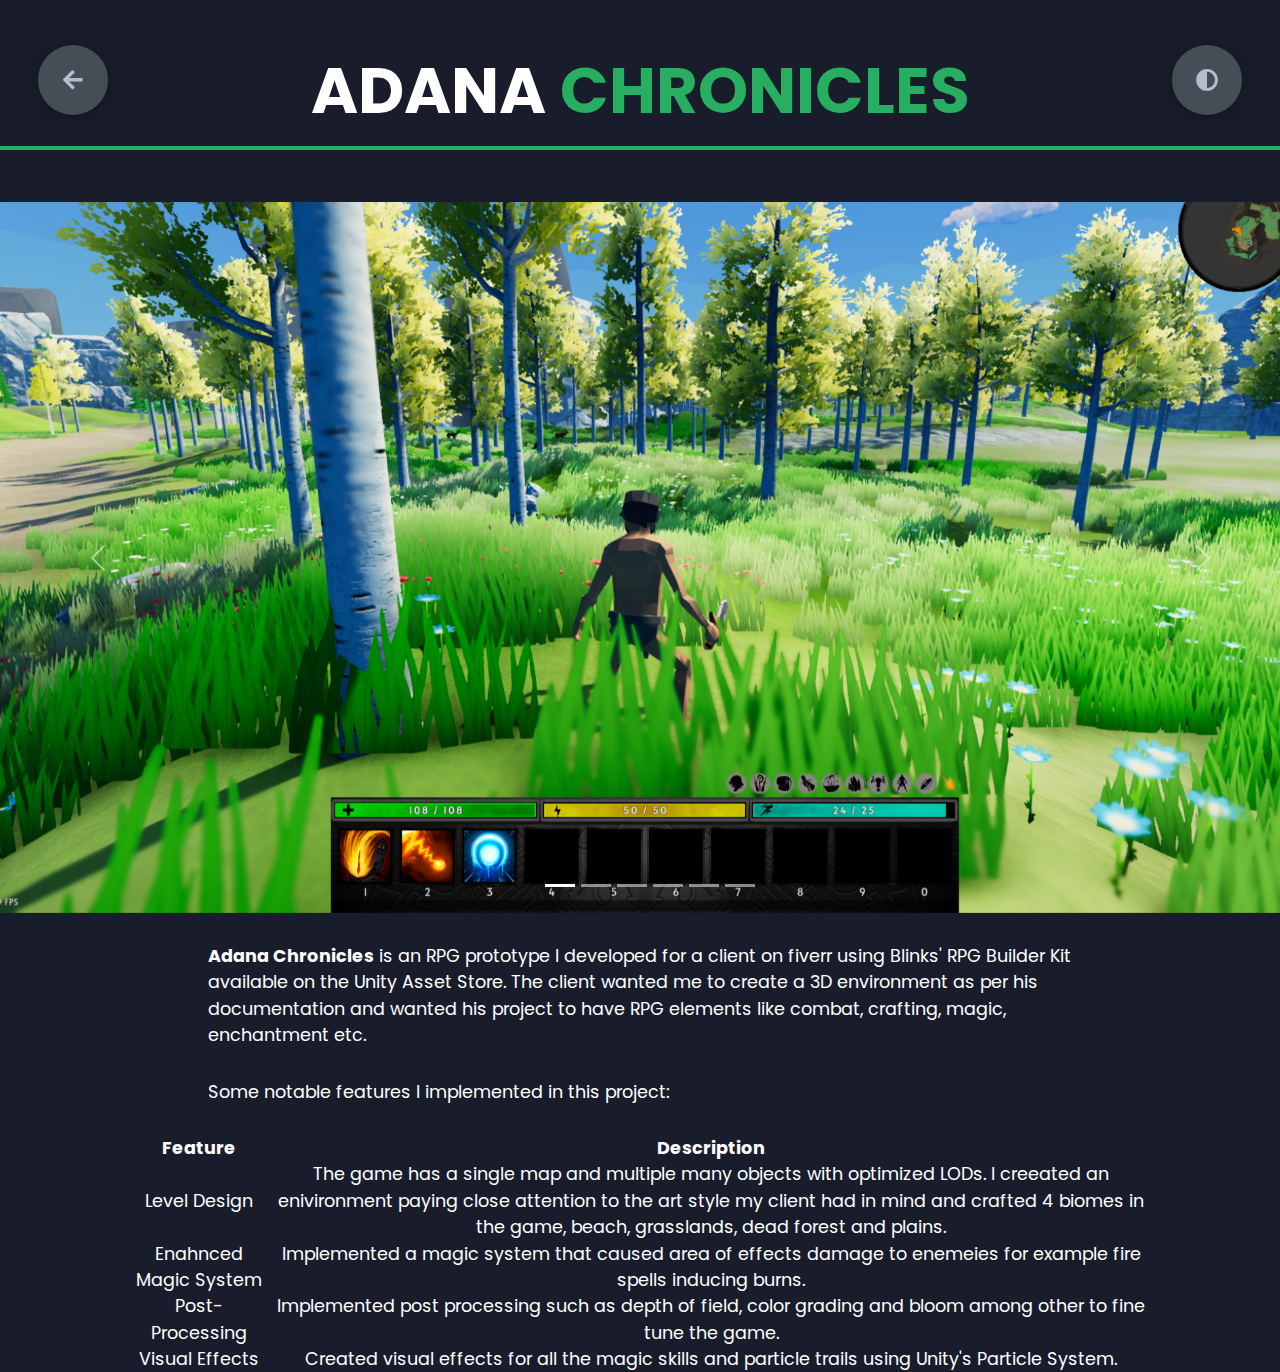
<file: AdanaChronicles.html>
<!DOCTYPE html>
<html lang="en">
<head>
    <meta charset="UTF-8">
    <meta http-equiv="X-UA-Compatible" content="IE=edge">
    <meta name="viewport" content="width=device-width, initial-scale=1.0">
    <link href="https://cdn.jsdelivr.net/npm/bootstrap@5.3.3/dist/css/bootstrap.min.css" rel="stylesheet" integrity="sha384-QWTKZyjpPEjISv5WaRU9OFeRpok6YctnYmDr5pNlyT2bRjXh0JMhjY6hW+ALEwIH" crossorigin="anonymous">
    <title>Project | Adana Chronicles</title>
    <link rel="icon" type="image/png" href="img/HomeImage.png">
    <link rel="stylesheet" href="styles/styles.css">
    <link rel="preconnect" href="https://fonts.googleapis.com">
    <link rel="preconnect" href="https://fonts.gstatic.com" crossorigin>
    <link rel="stylesheet" href="https://cdnjs.cloudflare.com/ajax/libs/font-awesome/5.15.4/css/all.min.css" integrity="sha512-1ycn6IcaQQ40/MKBW2W4Rhis/DbILU74C1vSrLJxCq57o941Ym01SwNsOMqvEBFlcgUa6xLiPY/NS5R+E6ztJQ==" crossorigin="anonymous" referrerpolicy="no-referrer" />
    <link href="https://fonts.googleapis.com/css2?family=Poppins:wght@400;500;600;700;800&display=swap" rel="stylesheet">
</head>
<body>
 
     <br><br>
        <div class="main-title">
            <h2>Adana <span>Chronicles</span></h2>
        </div>
       
        <div class="underline"></div> 
        <br><br>
      

        <div class = "carousel">
    
           <div id="carouselExampleCaptions" class="carousel slide" >
            <div class="carousel-indicators">
                <button type="button" data-bs-target="#carouselExampleCaptions" data-bs-slide-to="0" class="active" aria-current="true" aria-label="Slide 1"></button>
                <button type="button" data-bs-target="#carouselExampleCaptions" data-bs-slide-to="1" aria-label="Slide 2"></button>
                <button type="button" data-bs-target="#carouselExampleCaptions" data-bs-slide-to="2" aria-label="Slide 3"></button>
                <button type="button" data-bs-target="#carouselExampleCaptions" data-bs-slide-to="3" aria-label="Slide 4"></button>       
                <button type="button" data-bs-target="#carouselExampleCaptions" data-bs-slide-to="4" aria-label="Slide 5"></button>    
                <button type="button" data-bs-target="#carouselExampleCaptions" data-bs-slide-to="5" aria-label="Slide 6"></button>             
            </div>
            <div class="carousel-inner">
                <div class="carousel-item active">
                    <img src="Projects/Adana/image (1).png" class="d-block w-100" alt="...">
                    <div class="carousel-caption d-none d-md-block">
                       
                    </div>
                </div>
                <div class="carousel-item">
                    <img src="Projects/Adana/image.png" class="d-block w-100" alt="...">
                    <div class="carousel-caption d-none d-md-block">
                        
                    </div>
                </div>
                <div class="carousel-item">
                    <img src="Projects/Adana/image (2).png" class="d-block w-100" alt="...">
                    <div class="carousel-caption d-none d-md-block">
                     
                    </div>
                </div>
                <div class="carousel-item">
                    <img src="Projects/Adana/image (3).png" class="d-block w-100" alt="...">
                    <div class="carousel-caption d-none d-md-block">
                     
                    </div>
                </div>
                <div class="carousel-item">
                    <img src="Projects/Adana/image (4).png" class="d-block w-100" alt="...">
                    <div class="carousel-caption d-none d-md-block">
                     
                    </div>
                </div>
                <div class="carousel-item">
                    <img src="Projects/Adana/image (5).png" class="d-block w-100" alt="...">
                    <div class="carousel-caption d-none d-md-block">
                     
                    </div>
                </div>
            <button class="carousel-control-prev" type="button" data-bs-target="#carouselExampleCaptions" data-bs-slide="prev">
                <span class="carousel-control-prev-icon" aria-hidden="true"></span>
                <span class="visually-hidden">Previous</span>
            </button>
            <button class="carousel-control-next" type="button" data-bs-target="#carouselExampleCaptions" data-bs-slide="next">
                <span class="carousel-control-next-icon" aria-hidden="true"></span>
                <span class="visually-hidden">Next</span>
            </button>
            </div>
    
        </div>
    
        </div>



        <div class="portfolio-detail-container">

           
            <p>  <b>Adana Chronicles</b> is an RPG prototype I developed for a client on fiverr using Blinks' RPG Builder Kit available on the Unity Asset Store.
                The client wanted me to create a 3D environment as per his documentation and wanted his project to have RPG elements like combat, crafting, magic,
                enchantment etc. <br>
            </p>
    
            <p>  Some notable features I implemented in this project:
            </p> 
          

          
                <div class="table-container">
                    <table>
                        <thead>
                            <tr>
                                <th>Feature</th>
                                <th>Description</th>
                            </tr>
                        </thead>
                        <tbody>
                            <tr>
                                <td>Level Design</td>
                                <td>The game has a single map and multiple many objects with optimized LODs. I creeated an enivironment paying close attention to the
                                    art style my client had in mind and crafted 4 biomes in the game, beach, grasslands, dead forest and plains.
                                </td>
                            </tr>
                            <tr>
                                <td>Enahnced Magic System</td>
                                <td>Implemented a magic system that caused area of effects damage to enemeies for example fire spells inducing burns.</td>
                            </tr>
                            <tr>
                                <td>Post-Processing</td>
                                <td>Implemented post processing such as depth of field, color grading and bloom among other to fine tune the game.</td>
                            </tr>
                            <tr>
                                <td>Visual Effects</td>
                                <td>Created visual effects for all the magic skills and particle trails using Unity's Particle System.</td>
                            </tr>
                        </tbody>
                    </table>
                </div>


               







                  <!-- <div class="portfolio-detail-about-grid">

                <div class="portfolio-detail-about">
                    <p> <b>Position</b><br>
                        Programmer

                    </p> 
                </div> 
                
               
            </div> -->
            
                
        </div>

   









    
     <div class="theme-btn">
        <i class="fas fa-adjust"></i>
    </div>

   
       
    <div class="back-btn" >
           <i class="fas fa-arrow-left"></i>
        </div> 
   


   
    <!-- <script>
        document.getElementById("myButton").addEventListener("click", function() {
          window.open("index.html", "_blank");
        });
      </script> -->

      <script>
        function scrollToSection(sectionId) {
          var targetSection = document.getElementById(sectionId);
      
          if (targetSection) {
            targetSection.scrollIntoView({ behavior: 'smooth' });
          }
        }
      </script>
    <script src="app.js"></script>
    <script src="https://cdn.jsdelivr.net/npm/bootstrap@5.3.3/dist/js/bootstrap.bundle.min.js" integrity="sha384-YvpcrYf0tY3lHB60NNkmXc5s9fDVZLESaAA55NDzOxhy9GkcIdslK1eN7N6jIeHz" crossorigin="anonymous"></script>
</body>
</html>
</file>
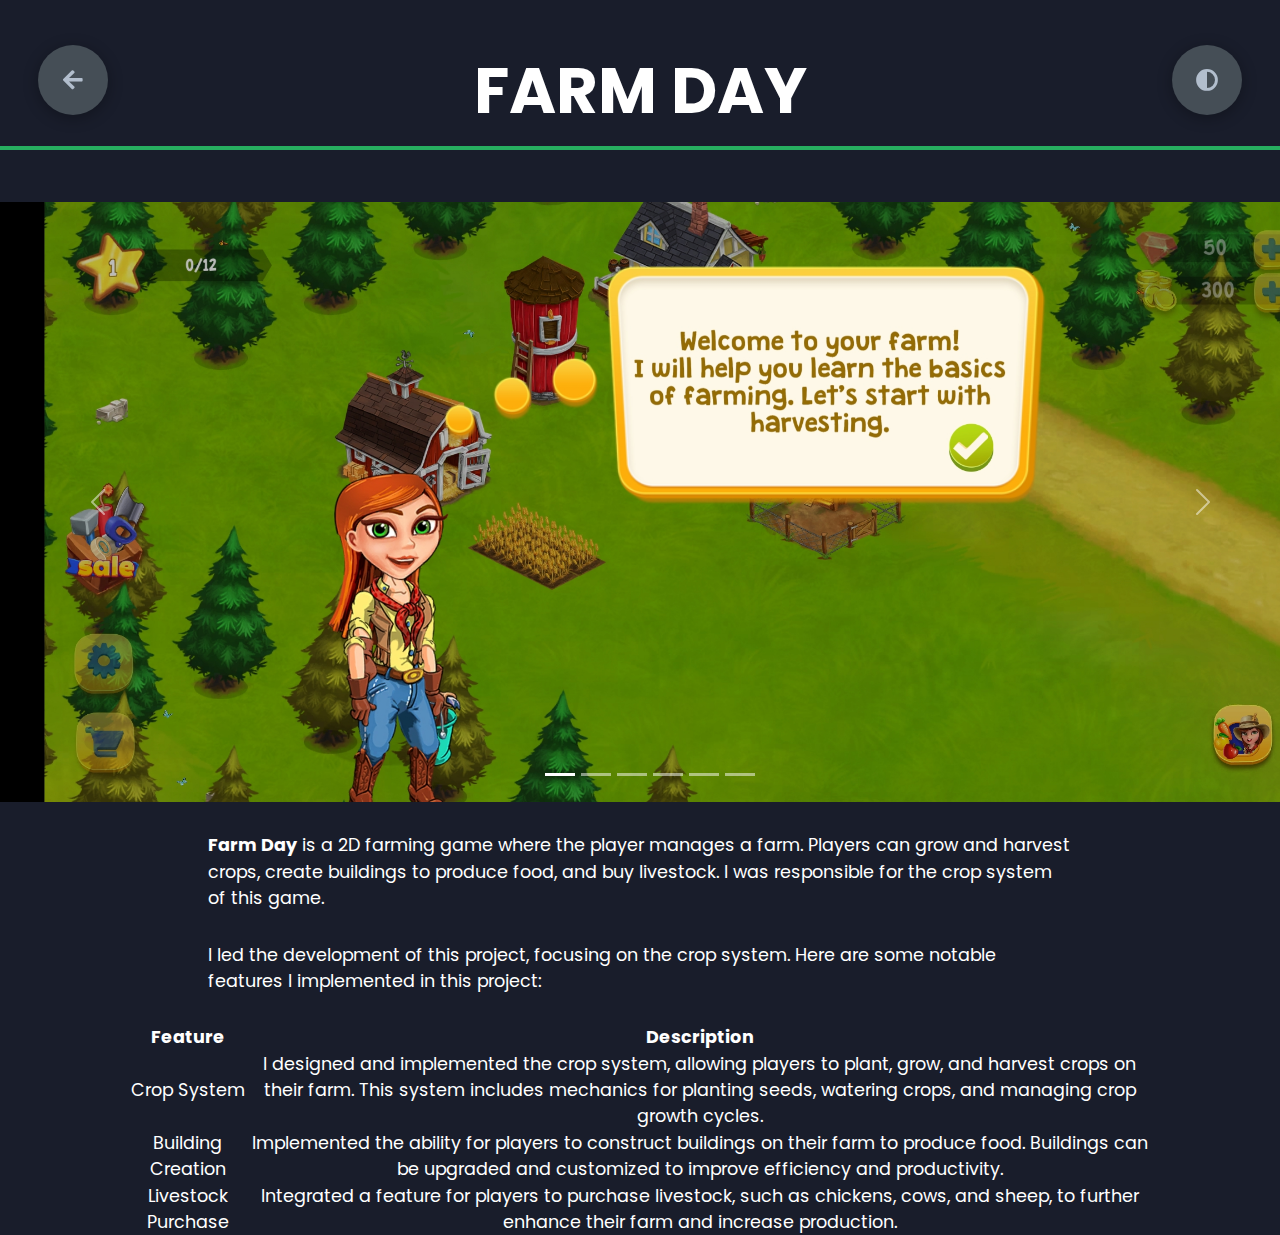
<file: Farmday.html>
<!DOCTYPE html>
<html lang="en">
<head>
    <meta charset="UTF-8">
    <meta http-equiv="X-UA-Compatible" content="IE=edge">
    <meta name="viewport" content="width=device-width, initial-scale=1.0">
    <link href="https://cdn.jsdelivr.net/npm/bootstrap@5.3.3/dist/css/bootstrap.min.css" rel="stylesheet" integrity="sha384-QWTKZyjpPEjISv5WaRU9OFeRpok6YctnYmDr5pNlyT2bRjXh0JMhjY6hW+ALEwIH" crossorigin="anonymous">
    <title>Project | Farm Day</title>
    <link rel="icon" type="image/png" href="img/HomeImage.png">
    <link rel="stylesheet" href="styles/styles.css">
    <link rel="preconnect" href="https://fonts.googleapis.com">
    <link rel="preconnect" href="https://fonts.gstatic.com" crossorigin>
    <link rel="stylesheet" href="https://cdnjs.cloudflare.com/ajax/libs/font-awesome/5.15.4/css/all.min.css" integrity="sha512-1ycn6IcaQQ40/MKBW2W4Rhis/DbILU74C1vSrLJxCq57o941Ym01SwNsOMqvEBFlcgUa6xLiPY/NS5R+E6ztJQ==" crossorigin="anonymous" referrerpolicy="no-referrer" />
    <link href="https://fonts.googleapis.com/css2?family=Poppins:wght@400;500;600;700;800&display=swap" rel="stylesheet">
</head>
<body>
 
     <br><br>
        <div class="main-title">
            <h2>Farm Day</h2>
        </div>
       
        <div class="underline"></div> 
        <br><br>
      

    <div class = "carousel">
    
        <div id="carouselExampleCaptions" class="carousel slide" >
            <div class="carousel-indicators">
                <button type="button" data-bs-target="#carouselExampleCaptions" data-bs-slide-to="0" class="active" aria-current="true" aria-label="Slide 1"></button>
                <button type="button" data-bs-target="#carouselExampleCaptions" data-bs-slide-to="1" aria-label="Slide 2"></button>
                <button type="button" data-bs-target="#carouselExampleCaptions" data-bs-slide-to="2" aria-label="Slide 3"></button>
                <button type="button" data-bs-target="#carouselExampleCaptions" data-bs-slide-to="3" aria-label="Slide 4"></button>
                <button type="button" data-bs-target="#carouselExampleCaptions" data-bs-slide-to="4" aria-label="Slide 5"></button>
                <button type="button" data-bs-target="#carouselExampleCaptions" data-bs-slide-to="5" aria-label="Slide 6"></button>


                
            </div>
            <div class="carousel-inner">
                <div class="carousel-item active">
                    <img src="Projects/Farm/Main.jpg" class="d-block w-100" alt="...">
                    <div class="carousel-caption d-none d-md-block">
                       
                    </div>
                </div>
                <div class="carousel-item">
                    <img src="Projects/Farm/Moving.gif" class="d-block w-100" alt="...">
                    <div class="carousel-caption d-none d-md-block">
                        
                    </div>
                </div>
                <div class="carousel-item">
                    <img src="Projects/Farm/Screenshot_2024-03-22-23-49-45-44_c12f943d9322fb0128e88f3c06e652ef.jpg" class="d-block w-100" alt="...">
                    <div class="carousel-caption d-none d-md-block">
                     
                    </div>
                </div>
                <div class="carousel-item">
                    <img src="Projects/Farm/Screenshot_2024-03-22-23-50-08-81_c12f943d9322fb0128e88f3c06e652ef.jpg" class="d-block w-100" alt="...">
                    <div class="carousel-caption d-none d-md-block">
                     
                    </div>
                </div>
                <div class="carousel-item">
                    <img src="Projects/Farm/Untitled design (14).jpg" class="d-block w-100" alt="...">
                    <div class="carousel-caption d-none d-md-block">
                     
                    </div>
                </div>
                <div class="carousel-item">
                    <img src="Projects/Farm/Untitled design (15).jpg" class="d-block w-100" alt="...">
                    <div class="carousel-caption d-none d-md-block">
                     
                    </div>
                </div>
            <button class="carousel-control-prev" type="button" data-bs-target="#carouselExampleCaptions" data-bs-slide="prev">
                <span class="carousel-control-prev-icon" aria-hidden="true"></span>
                <span class="visually-hidden">Previous</span>
            </button>
            <button class="carousel-control-next" type="button" data-bs-target="#carouselExampleCaptions" data-bs-slide="next">
                <span class="carousel-control-next-icon" aria-hidden="true"></span>
                <span class="visually-hidden">Next</span>
            </button>
    </div>

    </div>
    
    </div>

    
    



        <div class="portfolio-detail-container">

           
            <p>
                <b>Farm Day</b> is a 2D farming game where the player manages a farm. Players can grow and harvest crops, create
                 buildings to produce food, and buy livestock. I was responsible for the crop system of this game.
            </p>
            <p>
                I led the development of this project, focusing on the crop system. Here are some notable features I implemented in this project:
            </p>   
        
                <div class="table-container">
                    <table>
                        <thead>
                            <tr>
                                <th>Feature</th>
                                <th>Description</th>
                            </tr>
                        </thead>
                        <tbody>
                            <tr>
                                <td>Crop System</td>
                                <td>I designed and implemented the crop system, allowing players to plant, grow, and harvest crops on their farm. This system includes mechanics for planting seeds, watering crops, and managing crop growth cycles.</td>
                            </tr>
                            <tr>
                                <td>Building Creation</td>
                                <td>Implemented the ability for players to construct buildings on their farm to produce food. Buildings can be upgraded and customized to improve efficiency and productivity.</td>
                            </tr>
                            <tr>
                                <td>Livestock Purchase</td>
                                <td>Integrated a feature for players to purchase livestock, such as chickens, cows, and sheep, to further enhance their farm and increase production.</td>
                            </tr>
                        </tbody>
                    </table>
                </div>


               






                  <!-- <div class="portfolio-detail-about-grid">

                <div class="portfolio-detail-about">
                    <p> <b>Position</b><br>
                        Programmer

                    </p> 
                </div> 
                
               
            </div> -->
            
                
        </div>

   









    
     <div class="theme-btn">
        <i class="fas fa-adjust"></i>
    </div>

   
       
    <div class="back-btn" >
           <i class="fas fa-arrow-left"></i>
        </div> 
   


   
    <!-- <script>
        document.getElementById("myButton").addEventListener("click", function() {
          window.open("index.html", "_blank");
        });
      </script> -->

      <script>
        function scrollToSection(sectionId) {
          var targetSection = document.getElementById(sectionId);
      
          if (targetSection) {
            targetSection.scrollIntoView({ behavior: 'smooth' });
          }
        }
      </script>
    <script src="app.js"></script>
    <script src="https://cdn.jsdelivr.net/npm/bootstrap@5.3.3/dist/js/bootstrap.bundle.min.js" integrity="sha384-YvpcrYf0tY3lHB60NNkmXc5s9fDVZLESaAA55NDzOxhy9GkcIdslK1eN7N6jIeHz" crossorigin="anonymous"></script>
</body>
</html>
</file>
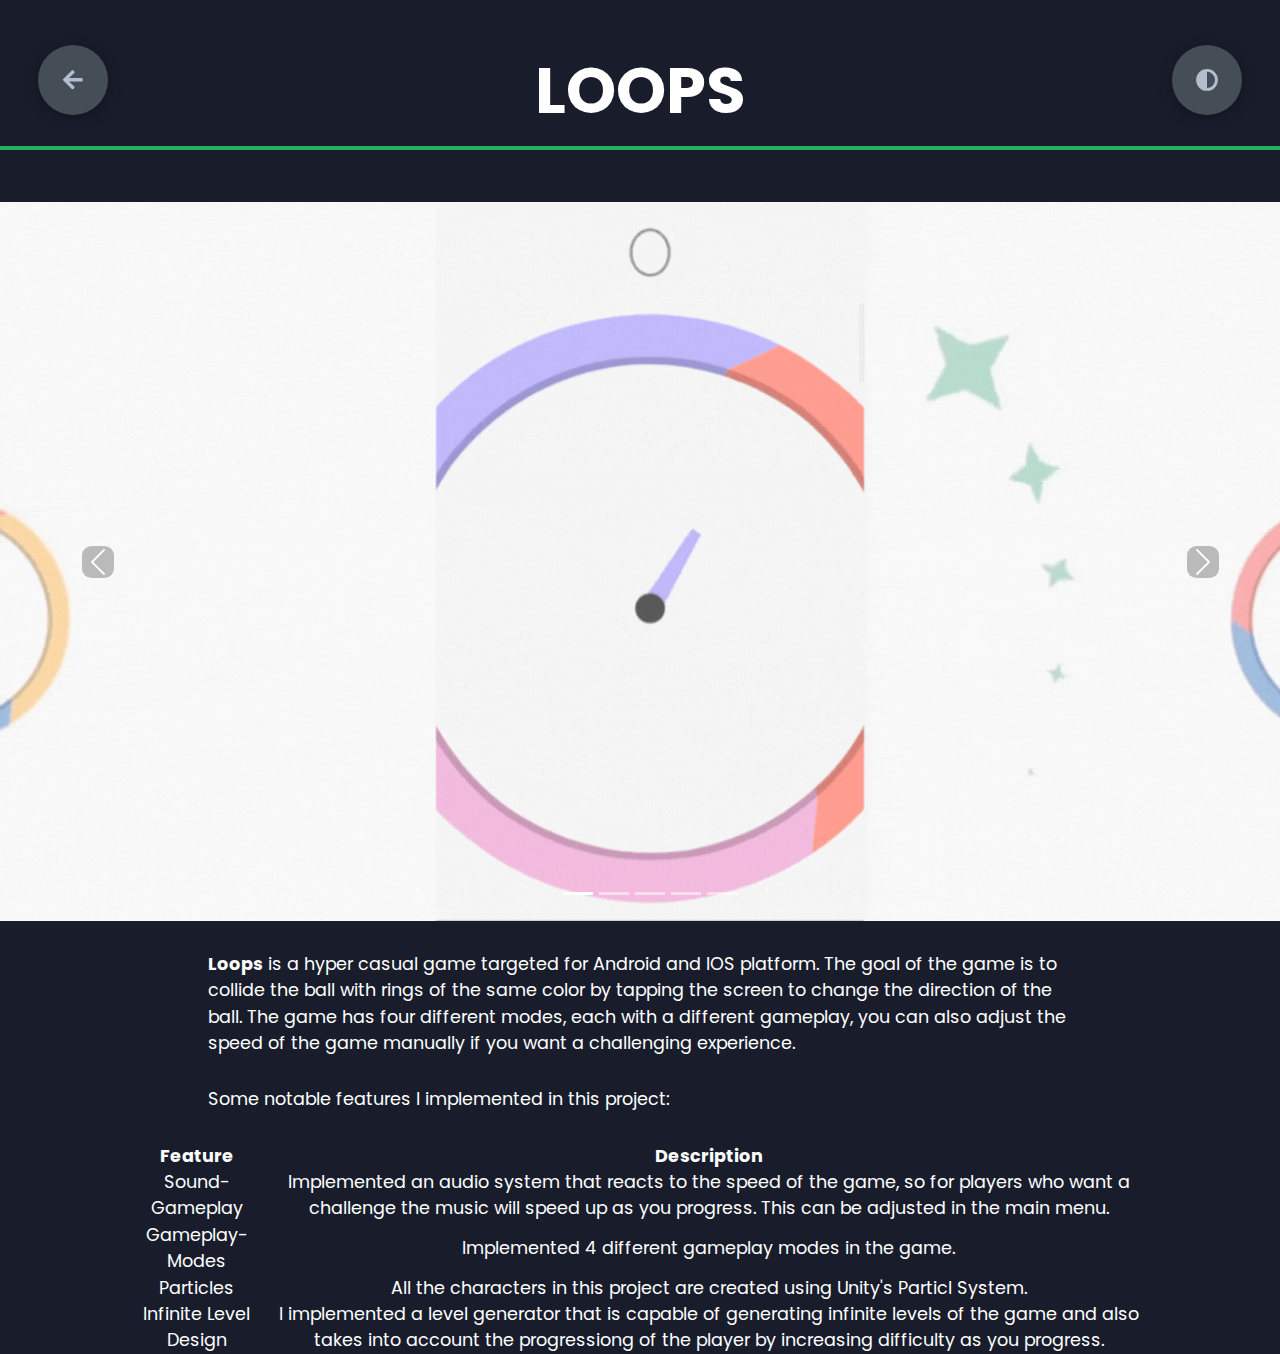
<file: Loops.html>
<!DOCTYPE html>
<html lang="en">
<head>
    <meta charset="UTF-8">
    <meta http-equiv="X-UA-Compatible" content="IE=edge">
    <meta name="viewport" content="width=device-width, initial-scale=1.0">
    <link href="https://cdn.jsdelivr.net/npm/bootstrap@5.3.3/dist/css/bootstrap.min.css" rel="stylesheet" integrity="sha384-QWTKZyjpPEjISv5WaRU9OFeRpok6YctnYmDr5pNlyT2bRjXh0JMhjY6hW+ALEwIH" crossorigin="anonymous">
    <title>Project | Loops</title>
    <link rel="icon" type="image/png" href="img/HomeImage.png">
    <link rel="stylesheet" href="styles/styles.css">
    <link rel="preconnect" href="https://fonts.googleapis.com">
    <link rel="preconnect" href="https://fonts.gstatic.com" crossorigin>
    <link rel="stylesheet" href="https://cdnjs.cloudflare.com/ajax/libs/font-awesome/5.15.4/css/all.min.css" integrity="sha512-1ycn6IcaQQ40/MKBW2W4Rhis/DbILU74C1vSrLJxCq57o941Ym01SwNsOMqvEBFlcgUa6xLiPY/NS5R+E6ztJQ==" crossorigin="anonymous" referrerpolicy="no-referrer" />
    <link href="https://fonts.googleapis.com/css2?family=Poppins:wght@400;500;600;700;800&display=swap" rel="stylesheet">
</head>
<body>
 
     <br><br>
        <div class="main-title">
            <h2>Loops</h2>
        </div>
       
        <div class="underline"></div> 
        <br><br>
      

    <div class = "carousel">
    
        <div id="carouselExampleCaptions" class="carousel slide" >
            <div class="carousel-indicators">
                <button type="button" data-bs-target="#carouselExampleCaptions" data-bs-slide-to="0" class="active" aria-current="true" aria-label="Slide 1"></button>
                <button type="button" data-bs-target="#carouselExampleCaptions" data-bs-slide-to="1" aria-label="Slide 2"></button>
                <button type="button" data-bs-target="#carouselExampleCaptions" data-bs-slide-to="2" aria-label="Slide 3"></button>
                <button type="button" data-bs-target="#carouselExampleCaptions" data-bs-slide-to="3" aria-label="Slide 4"></button>
                <button type="button" data-bs-target="#carouselExampleCaptions" data-bs-slide-to="4" aria-label="Slide 5"></button>

              


                
            </div>
            <div class="carousel-inner">
                <div class="carousel-item active">
                    <img src="Projects/Loops/Main.gif" class="d-block w-100" alt="...">
                    <div class="carousel-caption d-none d-md-block">
                       
                    </div>
                </div>
                <div class="carousel-item active">
                    <img src="Projects/Loops/Escape.gif" class="d-block w-100" alt="...">
                    <div class="carousel-caption d-none d-md-block">
                       
                    </div>
                </div>
                <div class="carousel-item active">
                    <img src="Projects/Loops/Characters.gif" class="d-block w-100" alt="...">
                    <div class="carousel-caption d-none d-md-block">
                       
                    </div>
                </div>
                <div class="carousel-item active">
                    <img src="Projects/Loops/Modes.jpg" class="d-block w-100" alt="...">
                    <div class="carousel-caption d-none d-md-block">
                       
                    </div>
                </div>
                <div class="carousel-item active">
                    <img src="Projects/Loops/Time.gif" class="d-block w-100" alt="...">
                    <div class="carousel-caption d-none d-md-block">
                       
                    </div>
                </div>
               

            </div>
            <button class="carousel-control-prev" type="button" data-bs-target="#carouselExampleCaptions" data-bs-slide="prev" >
                <span class="carousel-control-prev-icon" aria-hidden="true" style="background-color:rgba(0, 0, 0, 0.5); border-radius: 30%;"></span>
                <span class="visually-hidden">Previous</span>
            </button>
            <button class="carousel-control-next" type="button" data-bs-target="#carouselExampleCaptions" data-bs-slide="next">
                <span class="carousel-control-next-icon" aria-hidden="true" style="background-color:rgba(0, 0, 0, 0.5); border-radius: 30%;"></span>
                <span class="visually-hidden">Next</span>
            </button>
    </div>
    
    </div>
    
    



        <div class="portfolio-detail-container">

           
            <p>  <b>Loops</b> is a hyper casual game targeted for Android and IOS platform. The goal of the game is to collide the ball with rings
                of the same color by tapping the screen to change the direction of the ball. The game has four different modes, each with a different 
                gameplay, you can also adjust the speed of the game manually if you want a challenging experience. <br>
            </p>
           
            <p>  Some notable features I implemented in this project:
            </p> 
          

          
                <div class="table-container">
                    <table>
                        <thead>
                            <tr>
                                <th>Feature</th>
                                <th>Description</th>
                            </tr>
                        </thead>
                        <tbody>
                            <tr>
                                <td>Sound-Gameplay</td>
                                <td>Implemented an audio system that reacts to the speed of the game, so for players who want a challenge the music will speed up as 
                                    you progress. This can be adjusted in the main menu.
                                </td>
                            </tr>
                            <tr>
                                <td>Gameplay-Modes</td>
                                <td>Implemented 4 different gameplay modes in the game. </td>
                            </tr>
                            <tr>
                                <td>Particles</td>
                                <td>All the characters in this project are created using Unity's Particl System.</td>
                            </tr>
                            <tr>
                                <td>Infinite Level Design</td>
                                <td>I implemented a level generator that is capable of generating infinite levels of the game and also takes into account the progressiong of
                                    the player by increasing difficulty as you progress.
                                </td>
                            </tr>
                        </tbody>
                    </table>
                </div>


               






                  <!-- <div class="portfolio-detail-about-grid">

                <div class="portfolio-detail-about">
                    <p> <b>Position</b><br>
                        Programmer

                    </p> 
                </div> 
                
               
            </div> -->
            
                
        </div>

   









    
     <div class="theme-btn">
        <i class="fas fa-adjust"></i>
    </div>

   
       
    <div class="back-btn" >
           <i class="fas fa-arrow-left"></i>
        </div> 
   


   
    <!-- <script>
        document.getElementById("myButton").addEventListener("click", function() {
          window.open("index.html", "_blank");
        });
      </script> -->

      <script>
        function scrollToSection(sectionId) {
          var targetSection = document.getElementById(sectionId);
      
          if (targetSection) {
            targetSection.scrollIntoView({ behavior: 'smooth' });
          }
        }
      </script>
    <script src="app.js"></script>
    <script src="https://cdn.jsdelivr.net/npm/bootstrap@5.3.3/dist/js/bootstrap.bundle.min.js" integrity="sha384-YvpcrYf0tY3lHB60NNkmXc5s9fDVZLESaAA55NDzOxhy9GkcIdslK1eN7N6jIeHz" crossorigin="anonymous"></script>
</body>
</html>
</file>
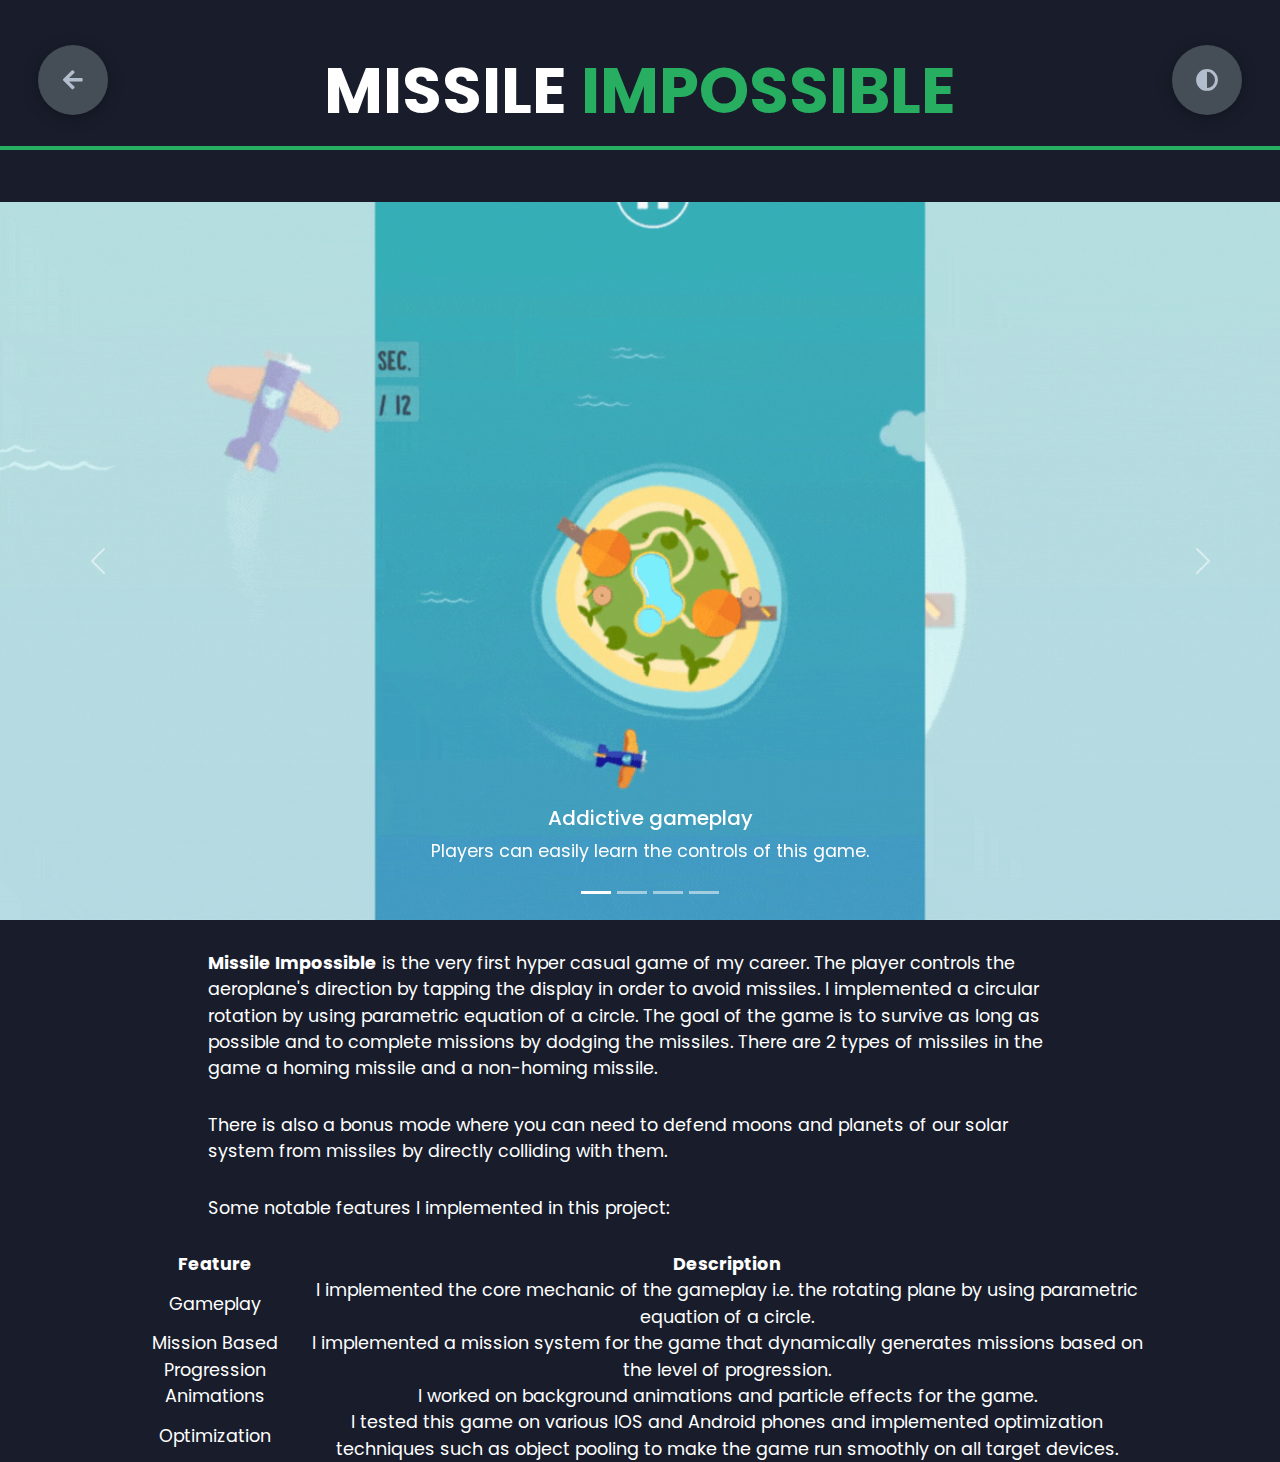
<file: MissileImpossible.html>
<!DOCTYPE html>
<html lang="en">
<head>
    <meta charset="UTF-8">
    <meta http-equiv="X-UA-Compatible" content="IE=edge">
    <meta name="viewport" content="width=device-width, initial-scale=1.0">
    <link href="https://cdn.jsdelivr.net/npm/bootstrap@5.3.3/dist/css/bootstrap.min.css" rel="stylesheet" integrity="sha384-QWTKZyjpPEjISv5WaRU9OFeRpok6YctnYmDr5pNlyT2bRjXh0JMhjY6hW+ALEwIH" crossorigin="anonymous">
    <title>Project | Missile Impossible</title>
    <link rel="icon" type="image/png" href="img/HomeImage.png">
    <link rel="stylesheet" href="styles/styles.css">
    <link rel="preconnect" href="https://fonts.googleapis.com">
    <link rel="preconnect" href="https://fonts.gstatic.com" crossorigin>
    <link rel="stylesheet" href="https://cdnjs.cloudflare.com/ajax/libs/font-awesome/5.15.4/css/all.min.css" integrity="sha512-1ycn6IcaQQ40/MKBW2W4Rhis/DbILU74C1vSrLJxCq57o941Ym01SwNsOMqvEBFlcgUa6xLiPY/NS5R+E6ztJQ==" crossorigin="anonymous" referrerpolicy="no-referrer" />
    <link href="https://fonts.googleapis.com/css2?family=Poppins:wght@400;500;600;700;800&display=swap" rel="stylesheet">
</head>
<body>
 
     <br><br>
        <div class="main-title">
            <h2>Missile <span>Impossible</span></h2>
        </div>
       
        <div class="underline"></div> 
        <br><br>
      

    <div class = "carousel">
    
        <div id="carouselExampleCaptions" class="carousel slide" >
            <div class="carousel-indicators">
                <button type="button" data-bs-target="#carouselExampleCaptions" data-bs-slide-to="0" class="active" aria-current="true" aria-label="Slide 1"></button>
                <button type="button" data-bs-target="#carouselExampleCaptions" data-bs-slide-to="1" aria-label="Slide 2"></button>
                <button type="button" data-bs-target="#carouselExampleCaptions" data-bs-slide-to="2" aria-label="Slide 3"></button>
                <button type="button" data-bs-target="#carouselExampleCaptions" data-bs-slide-to="3" aria-label="Slide 4"></button>

                
            </div>
            <div class="carousel-inner">
                <div class="carousel-item active">
                    <img src="img/Missile Impossible.gif" class="d-block w-100" alt="...">
                    <div class="carousel-caption d-none d-md-block">
                        <h5>Addictive gameplay</h5>
                        <p>Players can easily learn the controls of this game.</p>
                    </div>
                </div>
                <div class="carousel-item">
                    <img src="Projects/MissileImpossible/BonusMode.gif" class="d-block w-100" alt="...">
                    <div class="carousel-caption d-none d-md-block">
                        <h5>Bonus Stage</h5>
                        <p>Defend the planets from the missile barrage in space!</p>
                    </div>
                </div>
                <div class="carousel-item">
                    <img src="Projects/MissileImpossible/New plane.gif" class="d-block w-100" alt="...">
                    <div class="carousel-caption d-none d-md-block">
                        <h5>Choose your ride</h5>
                        <p>Choose from a total of 16 different planes and ship models with differnt particle effects for each.</p>
                    </div>
                </div>
                <div class="carousel-item">
                    <img src="Projects/MissileImpossible/New location.gif" class="d-block w-100" alt="...">
                    <div class="carousel-caption d-none d-md-block">
                        <h5>Locations</h5>
                        <p>As you progress through the game, differnt stages will be unlocked.</p>
                    </div>
                </div>
            <button class="carousel-control-prev" type="button" data-bs-target="#carouselExampleCaptions" data-bs-slide="prev">
                <span class="carousel-control-prev-icon" aria-hidden="true"></span>
                <span class="visually-hidden">Previous</span>
            </button>
            <button class="carousel-control-next" type="button" data-bs-target="#carouselExampleCaptions" data-bs-slide="next">
                <span class="carousel-control-next-icon" aria-hidden="true"></span>
                <span class="visually-hidden">Next</span>
            </button>
    </div>
    
    </div>
    </div>
    
    



        <div class="portfolio-detail-container">

           
            <p>  <b>Missile Impossible</b> is the very first hyper casual game of my career. The player controls the aeroplane's direction by tapping the display
                in order to avoid missiles. I implemented a circular rotation by using parametric equation of a circle. The goal of the game is to survive as long
                as possible and to complete missions by dodging the missiles. There are 2 types of missiles in the game a homing missile and a non-homing missile.<br>
            </p>
            <p>
                There is also a bonus mode where you can need to defend moons and planets of our solar system from missiles by directly colliding with them.
                
            </p>    
           
            <p>  Some notable features I implemented in this project:
            </p> 
          

          
                <div class="table-container">
                    <table>
                        <thead>
                            <tr>
                                <th>Feature</th>
                                <th>Description</th>
                            </tr>
                        </thead>
                        <tbody>
                            <tr>
                                <td>Gameplay</td>
                                <td>I implemented the core mechanic of the gameplay i.e. the rotating plane by using parametric equation of a circle.</td>
                            </tr>
                            <tr>
                                <td>Mission Based Progression</td>
                                <td>I implemented a mission system for the game that dynamically generates missions based on the level of progression.</td>
                            </tr>
                            <tr>
                                <td>Animations</td>
                                <td>I worked on background animations and particle effects for the game.</td>
                            </tr>
                            <tr>
                                <td>Optimization</td>
                                <td>I tested this game on various IOS and Android phones and implemented optimization techniques such as 
                                    object pooling to make the game run smoothly on all target devices.
                                </td>
                            </tr>
                        </tbody>
                    </table>
                </div>


                







                  <!-- <div class="portfolio-detail-about-grid">

                <div class="portfolio-detail-about">
                    <p> <b>Position</b><br>
                        Programmer

                    </p> 
                </div> 
                
               
            </div> -->
            
                
        </div>

   









    
     <div class="theme-btn">
        <i class="fas fa-adjust"></i>
    </div>

   
       
    <div class="back-btn" >
           <i class="fas fa-arrow-left"></i>
        </div> 
   


   
    <!-- <script>
        document.getElementById("myButton").addEventListener("click", function() {
          window.open("index.html", "_blank");
        });
      </script> -->

      <script>
        function scrollToSection(sectionId) {
          var targetSection = document.getElementById(sectionId);
      
          if (targetSection) {
            targetSection.scrollIntoView({ behavior: 'smooth' });
          }
        }
      </script>
    <script src="app.js"></script>
    <script src="https://cdn.jsdelivr.net/npm/bootstrap@5.3.3/dist/js/bootstrap.bundle.min.js" integrity="sha384-YvpcrYf0tY3lHB60NNkmXc5s9fDVZLESaAA55NDzOxhy9GkcIdslK1eN7N6jIeHz" crossorigin="anonymous"></script>
</body>
</html>
</file>
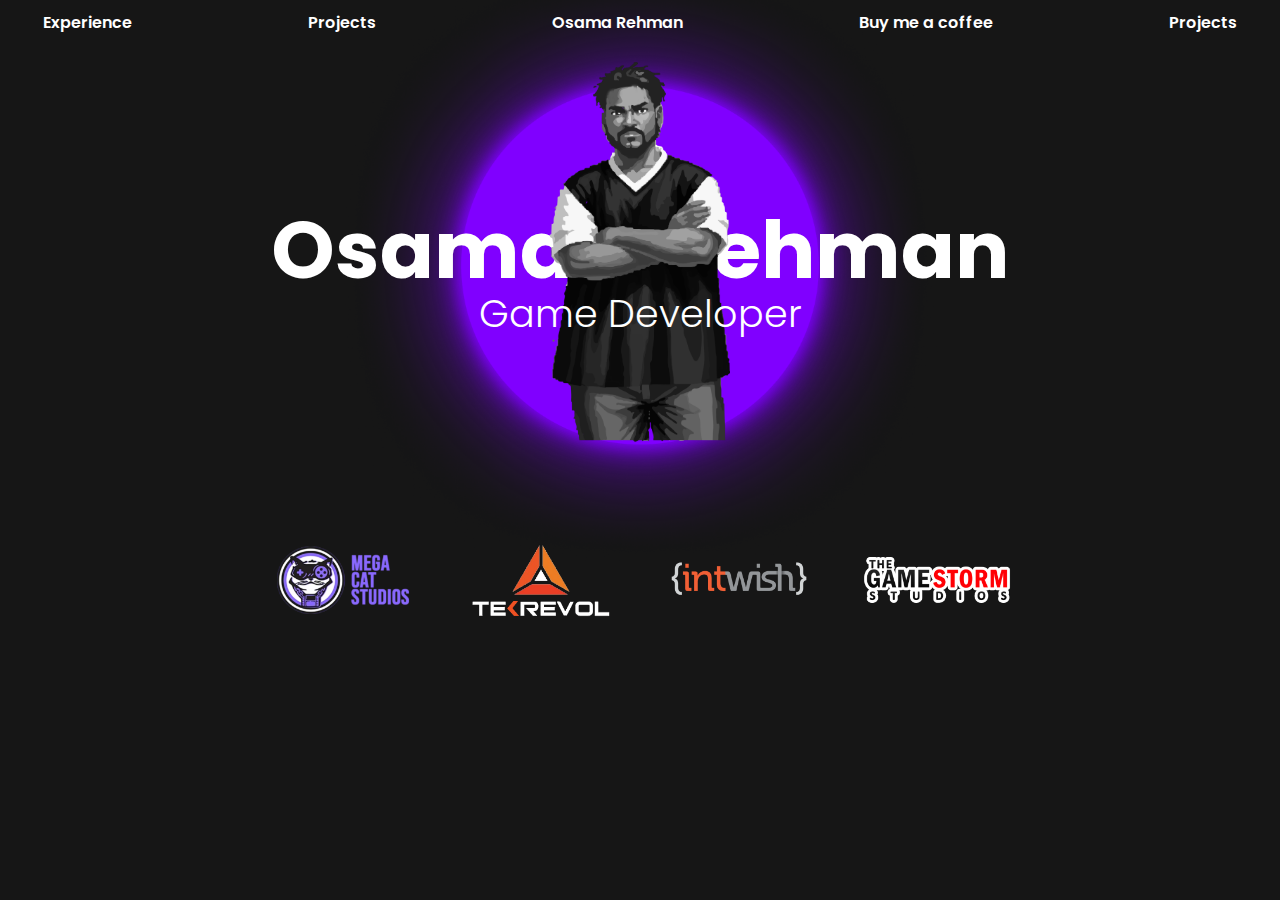
<file: newIndex.html>
<!DOCTYPE html>
<html lang="en">
<head>
    <meta charset="UTF-8">
    <meta http-equiv="X-UA-Compatible" content="IE=edge">
    <meta name="viewport" content="width=device-width, initial-scale=1.0">
    <title>Osama Rehman | Game Developer</title>
    <link rel="icon" type="image/png" href="img/HomeImage.png">
    <link rel="stylesheet" href="styles/newStyles.css">
    <link rel="preconnect" href="https://fonts.googleapis.com">
    <link rel="preconnect" href="https://fonts.gstatic.com" crossorigin>
    <link rel="stylesheet" href="https://cdnjs.cloudflare.com/ajax/libs/font-awesome/5.15.4/css/all.min.css" integrity="sha512-1ycn6IcaQQ40/MKBW2W4Rhis/DbILU74C1vSrLJxCq57o941Ym01SwNsOMqvEBFlcgUa6xLiPY/NS5R+E6ztJQ==" crossorigin="anonymous" referrerpolicy="no-referrer" />
    <link href="https://fonts.googleapis.com/css2?family=Poppins:wght@400;500;600;700;800&display=swap" rel="stylesheet">
</head>

<body>

  <nav class="navbar">
    <ul>
      <li><a href="#home">Experience</a></li>
      <li><a href="#about">Projects</a></li>
      <li><a href="#projects">Osama Rehman</a></li>
      <li><a href="#contact">Buy me a coffee</a></li>
      <li><a href="#contact">Projects</a></li>

    </ul>
  </nav>  

<header class="main-header">

  
  <img src="img/LightSource.png" alt="Background" class="header-hero-bg-ellipse">
  <!-- <img src="img/Purple ball.png" alt="Background" class="header-bg-img"> -->

  <img src="img/MainLogoHero.png" alt="Hero" class="header-hero-img">
   <!-- Heading behind hero -->
  <div class="header-text">
    <h1 class="header-heading">Osama     Rehman</h1>
  </div>
   <p class="header-light-heading">Game Developer</p>
</header>

<section class="work-experience">
  <div class="work-container">
    <a href="https://megacatstudios.com/" target="_blank">
      <img src="img/MGS.png" alt="Company 1">
    </a>
    <a href="https://www.tekrevol.com" target="_blank">
      <img src="img/Tekrevol White.png" alt="Company 2">
    </a>
    <a href="https://intwish.com" target="_blank">
      <img src="img/intwish.png" alt="Company 3">
    </a>
    <a href="https://www.thegamestormstudios.com/" target="_blank">
      <img src="img/GSS.png" alt="Company 3">
    </a>
    <!-- add more companies as needed -->
  </div>
</section>

</body>
</html>
</file>
<file: styles/styles.css>
* {
  margin: 0;
  padding: 0;
  box-sizing: border-box;
  list-style: none;
}

:root {
  --color-primary: #191d2b;
  --color-secondary: #27AE60;
  --color-white: #FFFFFF;
  --color-black: #000;
  --color-grey0: #f8f8f8;
  --color-grey-1: #dbe1e8;
  --color-grey-2: #b2becd;
  --color-grey-3: #6c7983;
  --color-grey-4: #454e56;
  --color-grey-5: #2a2e35;
  --color-grey-6: #12181b;
  --br-sm-2: 14px;
  --box-shadow-1: 0 3px 15px rgba(0,0,0,.3);
}

.light-mode {
  --color-primary: #FFFFFF;
  /* --color-secondary: #F56692; */
  --color-secondary: #4ed4c9;

  --color-white: #454e56;
  --color-black: #000;
  --color-grey0: #f8f8f8;
  --color-grey-1: #6c7983;
  --color-grey-2: #6c7983;
  --color-grey-3: #6c7983;
  --color-grey-4: #454e56;
  --color-grey-5: #f8f8f8;
  --color-grey-6: #12181b;
}

body {
  background-color: var(--color-primary);
  font-family: "Poppins", sans-serif;
  font-size: 1.1rem;
  color: var(--color-white);
   transition: all 0.4s ease-in-out;
}

a {
  display: inline-block;
  text-decoration: none;
  color: inherit;
  font-family: inherit;
}

header {
  min-height: 100vh;
  color: var(--color-white);
  overflow: hidden;
  padding: 0 !important;
}

section {
  min-height: 100vh;
  width: 100%;
  position: absolute;
  left: 0;
  top: 0;
  padding: 3rem 18rem;
}

.container {
  display: none;
  transform: translateY(-100%) scale(0);
  transition: all 0.4s ease-in-out;
  background-color: var(--color-primary);
}

.active {
  display: block;
  /* animation: appear 1s ease-in-out; */
  transform: translateY(0) scaleY(1);
}
@keyframes appear {
  0% {
    transform: translateY(-100%) scaleY(0);
  }
  100% {
    transform: translateY(0) scaleY(1);
  }
}

.controls {
  position: fixed;
  z-index: 10;
  top: 50%;
  right: 3%;
  display: flex;
  flex-direction: column;
  align-items: center;
  justify-content: center;
  transform: translateY(-50%);
}
.controls .control {
  padding: 1rem;
  cursor: pointer;
  background-color: var(--color-grey-4);
  width: 55px;
  height: 55px;
  border-radius: 50%;
  display: flex;
  justify-content: center;
  align-items: center;
  margin: 0.7rem 0;
  box-shadow: var(--box-shadow-1);
}
.controls .control i {
  font-size: 1.2rem;
  color: var(--color-grey-2);
  pointer-events: none;
}
.controls .active-btn {
  background-color: var(--color-secondary);
  transition: all 0.4s ease-in-out;
}
.controls .active-btn i {
  color: var(--color-white);
}

.theme-btn {
  top: 5%;
  right: 3%;
  width: 70px;
  height: 70px;
  border-radius: 50%;
  background-color: var(--color-grey-4);
  cursor: pointer;
  position: fixed;
  display: flex;
  justify-content: center;
  align-items: center;
  box-shadow: 0 3px 15px rgba(0, 0, 0, 0.3);
  transition: all 0.1s ease-in-out;
}
.theme-btn:active {
  transform: translateY(-3px);
}
.theme-btn i {
  font-size: 1.4rem;
  color: var(--color-grey-2);
  pointer-events: none;
}

/*Header-content*/
.header-content {
  display: grid;
  grid-template-columns: repeat(2, 1fr);
  min-height: 100vh;
}
.header-content .left-header {
  display: flex;
  align-items: center;
  position: relative;
}
.header-content .left-header .h-shape {
  transition: all 0.4s ease-in-out;
  width: 65%;
  height: 100%;
  background-color: var(--color-secondary);
  position: absolute;
  left: 0;
  top: 0;
  z-index: -1;
  clip-path: polygon(0 0, 46% 0, 79% 100%, 0% 100%);
}
.header-content .left-header .image {
  border-radius: var(--br-sm-2);
  height: 90%;
  width: 68%;
  margin-left: 4rem;
  background-color: var(--color-black);
  transition: all 0.4s ease-in-out;
}
.header-content .left-header .image img {
  width: 100%;
  height: 100%;
  object-fit: cover;
  transition: all 0.4s ease-in-out;
  filter: grayscale(100%);
}
.header-content .left-header .image img:hover {
  filter: grayscale(0);
}
.header-content .right-header {
  display: flex;
  flex-direction: column;
  justify-content: center;
  padding-right: 18rem;
}
.header-content .right-header .name {
  font-size: 3rem;
}
.header-content .right-header .name span {
  color: var(--color-secondary);
}
.header-content .right-header p {
  margin: 1.5rem 0;
  line-height: 2rem;
}

/*About*/
.about-container {
  display: grid;
  grid-template-columns: repeat(2, 1fr);
  padding-top: 3.5rem;
  padding-bottom: 5rem;
}
.about-container .right-about {
  display: grid;
  grid-template-columns: repeat(2, 1fr);
  grid-gap: 2rem;
}
.about-container .right-about .about-item {
  border: 1px solid var(--color-grey-5);
  border-radius: 5px;
  transition: all 0.4s ease-in-out;
  box-shadow: 1px 2px 15px rgba(0, 0, 0, 0.1);
}
.about-container .right-about .about-item:hover {
  cursor: default;
  transform: translateY(-5px);
  border: 1px solid var(--color-secondary);
  box-shadow: 1px 4px 15px rgba(0, 0, 0, 0.32);
}
.about-container .right-about .about-item .abt-text {
  padding: 1.5rem;
  display: flex;
  flex-direction: column;
}
.about-container .right-about .about-item .abt-text .large-text {
  font-size: 3rem;
  font-weight: 700;
  color: var(--color-secondary);
}
.about-container .right-about .about-item .abt-text .small-text {
  padding-left: 3rem;
  position: relative;
  text-transform: uppercase;
  font-size: 1.2rem;
  color: var(--color-grey-1);
  letter-spacing: 2px;
}
.about-container .right-about .about-item .abt-text .small-text::before {
  content: "";
  position: absolute;
  left: 0;
  top: 15px;
  width: 2rem;
  height: 2px;
  background-color: var(--color-grey-5);
}
.about-container .left-about {
  padding-right: 5rem;
}
.about-container .left-about p {
  line-height: 2rem;
  padding: 1rem;
  color: var(--color-grey-1);
}
.about-container .left-about h4 {
  font-size: 2rem;
  text-transform: uppercase;
}

.about-stats {
  padding-bottom: 4rem;
}
.about-stats .progress-bars {
  display: grid;
  grid-template-columns: repeat(2, 1fr);
  grid-gap: 2rem;
}
.about-stats .progress-bars .progress-bar {
  display: flex;
  flex-direction: column;
}
.about-stats .progress-bars .progress-bar .prog-title {
  text-transform: uppercase;
  font-weight: 500;
}
.about-stats .progress-bars .progress-bar .progress-con {
  display: flex;
  align-items: center;
}
.about-stats .progress-bars .progress-bar .progress-con .prog-text {
  color: var(--color-grey-2);
}
.about-stats .progress-bars .progress-bar .progress-con .progress {
  width: 100%;
  height: 0.45rem;
  background-color: var(--color-grey-4);
  margin-left: 1rem;
  position: relative;
}
.about-stats .progress-bars .progress-bar .progress-con .progress span {
  position: absolute;
  top: 0;
  left: 0;
  height: 100%;
  background-color: var(--color-secondary);
  transition: all 0.4s ease-in-out;
  width: 60%;
}
.about-stats .progress-bars .progress-bar .progress-con .progress .html {
  width: 80%;
}
.about-stats .progress-bars .progress-bar .progress-con .progress .css {
  width: 95%;
}
.about-stats .progress-bars .progress-bar .progress-con .progress .js {
  width: 75%;
}
.about-stats .progress-bars .progress-bar .progress-con .progress .react {
  width: 60%;
}
.about-stats .progress-bars .progress-bar .progress-con .progress .node {
  width: 87%;
}
.about-stats .progress-bars .progress-bar .progress-con .progress .python {
  width: 70%;
}

.stat-title {
  text-transform: uppercase;
  font-size: 1.4rem;
  text-align: center;
  padding: 3.5rem 0;
  position: relative;
}
.stat-title::before {
  content: "";
  position: absolute;
  left: 50%;
  top: 0;
  width: 40%;
  height: 1px;
  background-color: var(--color-grey-5);
  transform: translateX(-50%);
}

/*Timeline*/
.timeline {
  display: grid;
  grid-template-columns: repeat(2, 1fr);
  grid-gap: 2rem;
  padding-bottom: 3rem;
}
.timeline .timeline-item {
  position: relative;
  padding-left: 3rem;
  border-left: 1px solid var(--color-grey-5);
}
.timeline .timeline-item .tl-icon {
  position: absolute;
  left: -27px;
  top: 0;
  background-color: var(--color-secondary);
  width: 50px;
  height: 50px;
  border-radius: 50%;
  display: flex;
  align-items: center;
  justify-content: center;
}
.timeline .timeline-item .tl-icon i {
  font-size: 1.3rem;
}
.timeline .timeline-item .tl-duration {
  padding: 0.2rem 0.6rem;
  background-color: var(--color-grey-5);
  border-radius: 15px;
  display: inline-block;
  font-size: 0.8rem;
  text-transform: uppercase;
  font-weight: 500;
}
.timeline .timeline-item h5 {
  padding: 1rem 0;
  text-transform: uppercase;
  font-size: 1.3rem;
  font-weight: 600;
}
.timeline .timeline-item h5 span {
  color: var(--color-grey-2);
  font-weight: 500;
  font-size: 1.2rem;
}
.timeline .timeline-item p {
  color: var(--color-grey-2);
}

.port-text {
  padding: 2rem 0;
  text-align: center;
}

.portfolios {
  display: grid;
  grid-template-columns: repeat(1, 1fr);
  grid-gap: 2rem;
  margin-top: 3rem;
}
.portfolios .portfolio-item {
  position: relative;
  border-radius: 15px;
}
.portfolios .portfolio-item img {
  width: 100%;
  height: 550px;
  object-fit: cover;
  border-radius: 15px;
}
.portfolios .portfolio-item .hover-items {
  width: 100%;
  height: 100%;
  background-color: var(--color-secondary);
  position: absolute;
  left: 0;
  top: 0;
  border-radius: 15px;
  display: flex;
  justify-content: center;
  align-items: center;
  flex-direction: column;
  opacity: 0;
  transform: scale(0);
  transition: all 0.4s ease-in-out;
}
.portfolios .portfolio-item .hover-items h3 {
  font-size: 1.5rem;
  color: var(--color-white);
  margin-bottom: 1.5rem;
 /* // padding: 0 15px; */
}

.portfolios .portfolio-item .hover-items h4 {

  padding: 0 15px;
}
.portfolios .portfolio-item .hover-items .icons {
  display: flex;
  justify-content: center;
  align-items: center;
}
.portfolios .portfolio-item .hover-items .icons .icon {
  background-color: var(--color-primary);
  border-radius: 50%;
  width: 50px;
  height: 50px;
  display: flex;
  align-items: center;
  justify-content: center;
  margin: 0 1rem;
  cursor: pointer;
  transition: all 0.4s ease-in-out;
}
.portfolios .portfolio-item .hover-items .icons .icon i {
  font-size: 1.5rem;
  color: var(--color-white);
  margin: 0 1rem;
}
.portfolios .portfolio-item .hover-items .icons .icon:hover {
  background-color: var(--color-white);
}
.portfolios .portfolio-item .hover-items .icons .icon:hover i {
  color: var(--color-primary); 
}

.portfolios .portfolio-item .hover-items p {
  font-size: 14px;
  margin-bottom: 10px;
  padding: 0 50px 0 50px; /* Add left and right padding as needed */
  text-align: left;
}

.portfolio-item:hover .hover-items {
  opacity: 0.9; 
  transform: scale(1);
}

.portfolioTextgrid
{
  display: grid;
  grid-template-columns: repeat(3, 1fr);
  /* grid-template-rows: 150px;  */
  grid-gap: 2rem;
  margin-top: 3rem;
  
}

.blogs {
  display: grid;
  grid-template-columns: repeat(3, 1fr);
  grid-gap: 2rem;
  margin-top: 3rem;
}
.blogs .blog {
  position: relative;
  background-color: var(--color-grey-5);
  border-radius: 5px;
  box-shadow: 1px 1px 20px rgba(0, 0, 0, 0.1);
  transition: all 0.4s ease-in-out;
}
.blogs .blog:hover {
  box-shadow: 1px 1px 20px rgba(0, 0, 0, 0.3);
  transform: translateY(-5px);
  transition: all 0.4s ease-in-out;
}
.blogs .blog:hover img {
  filter: grayscale(0);
  transform: scale(1.1);
  box-shadow: 0px 4px 15px rgba(0, 0, 0, 0.8);
}
.blogs .blog img {
  width: 100%;
  height: 300px;
  object-fit: cover;
  border-top-left-radius: 5px;
  border-top-right-radius: 5px;
  filter: grayscale(100%);
  transition: all 0.4s ease-in-out;
}
.blogs .blog .blog-text {
  margin-top: -7px;
  padding: 1.1rem;
  border-top: 8px solid var(--color-secondary);
}
.blogs .blog .blog-text h4 {
  font-size: 1.5rem;
  margin-bottom: 0.7rem;
  transition: all 0.4s ease-in-out;
  cursor: pointer;
}
.blogs .blog .blog-text h4:hover {
  color: var(--color-secondary);
}
.blogs .blog .blog-text p {
  color: var(--color-grey-2);
  line-height: 2rem;
  padding-bottom: 1rem;
}

.contact-content-con {
  display: flex;
  padding-top: 3.5rem;
}
.contact-content-con .left-contact {
  flex: 2;
}
.contact-content-con .left-contact h4 {
  margin-top: 1rem;
  font-size: 2rem;
  text-transform: uppercase;
}
.contact-content-con .left-contact p {
  margin: 1rem 0;
  line-height: 2rem;
}
.contact-content-con .left-contact .contact-info .contact-item {
  display: flex;
  align-items: center;
  justify-content: space-between;
}
.contact-content-con .left-contact .contact-info .contact-item p {
  margin: 0.3rem 0 !important;
  padding: 0 !important;
}
.contact-content-con .left-contact .contact-info .contact-item .icon {
  display: grid;
  grid-template-columns: 40px 1fr;
}
.contact-content-con .left-contact .contact-info .contact-item .icon i {
  display: flex;
  align-items: center;
  font-size: 1.3rem;
}
.contact-content-con .left-contact .contact-icon {
  display: flex;
  margin-top: 2rem;
}
.contact-content-con .left-contact .contact-icon a {
  display: flex;
  align-items: center;
  color: var(--color-white);
  background-color: var(--color-grey-5);
  cursor: pointer;
  justify-content: center;
  width: 50px;
  height: 50px;
  border-radius: 50%;
  margin: 0 0.4rem;
  transition: all 0.4s ease-in-out;
}
.contact-content-con .left-contact .contact-icon a:hover {
  background-color: var(--color-secondary);
}
.contact-content-con .left-contact .contact-icon a:hover i {
  color: var(--color-primary);
}
.contact-content-con .left-contact .contact-icon a i {
  display: flex;
  align-items: center;
  justify-content: center;
  font-size: 1.3rem;
}
.contact-content-con .right-contact {
  flex: 3;
  margin-left: 3rem;
}
.contact-content-con .right-contact .input-control {
  margin: 1.5rem 0;
}
.contact-content-con .right-contact .input-control input, .contact-content-con .right-contact .input-control textarea {
  border-radius: 30px;
  font-weight: inherit;
  font-size: inherit;
  font-family: inherit;
  padding: 0.8rem 1.1rem;
  outline: none;
  border: none;
  background-color: var(--color-grey-5);
  width: 100%;
  color: var(--color-white);
  resize: none;
}
.contact-content-con .right-contact .i-c-2 {
  display: flex;
}
.contact-content-con .right-contact .i-c-2 :last-child {
  margin-left: 1.5rem;
}
.contact-content-con .right-contact .submit-btn {
  display: flex;
  justify-content: flex-start;
}

/*Independed components*/
.btn-con {
  display: flex;
  align-self: flex-start;
}

.main-btn {
  border-radius: 30px;
  color: inherit;
  font-weight: 600;
  position: relative;
  border: 1px solid var(--color-secondary);
  display: flex;
  align-self: flex-start;
  align-items: center;
  overflow: hidden;
}
.main-btn .btn-text {
  padding: 0 2rem;
}
.main-btn .btn-icon {
  background-color: var(--color-secondary);
  display: flex;
  align-items: center;
  justify-content: center;
  border-radius: 50%;
  padding: 1rem;
}
.main-btn::before {
  content: "";
  position: absolute;
  top: 0;
  right: 0;
  transform: translateX(100%);
  transition: all 0.4s ease-out;
  z-index: -1;
}
.main-btn:hover {
  transition: all 0.4s ease-out;
}
.main-btn:hover::before {
  width: 100%;
  height: 100%;
  background-color: var(--color-secondary);
  transform: translateX(0);
  transition: all 0.4s ease-out;
}



.portfolio-btn {
  border-radius: 30px;
  color: inherit;
  font-weight: 600;
  position: relative;
  border: 1px solid var(--color-portfolio); /* Adjust the border color */
  display: flex;
  align-self: flex-start;
  align-items: center;
  overflow: hidden;
}

.portfolio-btn .btn-text {
  padding: 0 2rem;
}

.portfolio-btn .btn-icon {
  background-color: var(--color-portfolio); /* Adjust the background color */
  display: flex;
  align-items: center;
  justify-content: center;
  border-radius: 50%;
  padding: 1rem;
}

.portfolio-btn::before {
  content: "";
  position: absolute;
  top: 0;
  right: 0;
  transform: translateX(100%);
  transition: all 0.4s ease-out;
  z-index: -1;
}

.portfolio-btn:hover {
  transition: all 0.4s ease-out;
}

.portfolio-btn:hover::before {
  width: 100%;
  height: 100%;
  background-color: var(--color-portfolio); /* Adjust the background color */
  transform: translateX(0);
  transition: all 0.4s ease-out;
}



.main-title {
  text-align: center;
}
.main-title h2 {
  position: relative;
  text-transform: uppercase;
  font-size: 4rem;
  font-weight: 700;
}
.main-title h2 span {
  color: var(--color-secondary);
}
.main-title h2 .bg-text {
  position: absolute;
  top: 50%;
  left: 50%;
  color: var(--color-grey-5);
  transition: all 0.4s ease-in-out;
  z-index: -1;
  transform: translate(-50%, -50%);
  font-weight: 800;
  font-size: 6.3rem;
}

.about-container .left-about p {
  padding-left: 0;
}

@media screen and (max-width: 600px) {
  header {
    padding: 0 !important;
  }

  .theme-btn {
    width: 50px;
    height: 50px;
  }

  .header-content {
    grid-template-columns: repeat(1, 1fr);
    padding-bottom: 6rem;
  }

  .left-header .h-shape {
    display: none;
  }

  .right-header {
    grid-row: 1;
    padding-right: 0rem !important;
    width: 90%;
    margin: 0 auto;
  }
  .right-header .name {
    font-size: 2.5rem !important;
    text-align: center;
    padding-top: 3rem;
  }

  .header-content .left-header .image {
    margin: 0 auto;
    width: 90%;
  }

  .controls {
    top: auto;
    bottom: 0;
    flex-direction: row;
    justify-content: center;
    left: 50%;
    transform: translateX(-50%);
    width: 100%;
    background-color: var(--color-grey-5);
  }
  .controls .control {
    margin: 1rem 0.3rem;
  }

  .about-container {
    grid-template-columns: repeat(1, 1fr);
  }
  .about-container .right-about {
    grid-template-columns: repeat(1, 1fr);
    padding-top: 2.5rem;
  }
  .about-container .left-about {
    padding-right: 0;
  }
  .about-container .left-about p {
    padding-left: 0;
  }

  .timeline {
    grid-template-columns: repeat(1, 1fr);
    padding-bottom: 6rem;
  }

  .container {
    padding: 2rem 2.5rem !important;
  }

  .about-stats .progress-bars {
    grid-template-columns: repeat(1, 1fr);
  }

  .portfolios {
    grid-template-columns: repeat(1, 1fr);
    padding-bottom: 6rem;
    margin-top: 1rem;
  }

  .blogs {
    grid-template-columns: repeat(1, 1fr);
    padding-bottom: 6rem;
  }

  .contact-content-con {
    flex-direction: column;
  }
  .contact-content-con .right-contact {
    margin-left: 0;
    margin-top: 2.5rem;
  }

  .contact-content-con .right-contact .i-c-2 {
    flex-direction: column;
  }

  .contact-content-con .right-contact .i-c-2 :last-child {
    margin-left: 0;
    margin-top: 1.5rem;
  }

  .contact-content-con .right-contact {
    margin-bottom: 6rem;
  }

  .contact-item {
    flex-direction: column;
    margin: 1rem 0;
  }
  .contact-item p {
    font-size: 15px;
    color: var(--color-grey-2);
  }
  .contact-item span {
    font-size: 15px;
  }
  .contact-item .icon {
    grid-template-columns: 25px 1fr;
  }

  .main-title h2 {
    font-size: 2rem;
  }
  .main-title h2 span {
    font-size: 2.3rem;
  }
  .main-title h2 .bg-text {
    font-size: 2.3rem;
  }
}
@media screen and (max-width: 1432px) {
  .container {
    padding: 7rem 11rem;
  }

  .contact-content-con {
    flex-direction: column;
  }
  .contact-content-con .right-contact {
    margin-left: 0;
    margin-top: 2.5rem;
  }

  .contact-content-con .right-contact .i-c-2 {
    flex-direction: column;
  }

  .contact-content-con .right-contact .i-c-2 :last-child {
    margin-left: 0;
    margin-top: 1.5rem;
  }

  .contact-content-con .right-contact {
    margin-bottom: 6rem;
  }

  .main-title h2 .bg-text {
    font-size: 5.5rem;
  }
}
@media screen and (max-width: 1250px) {
  .blogs {
    grid-template-columns: repeat(2, 1fr);
    margin-top: 6rem;
  }

  .portfolios {
    grid-template-columns: repeat(2, 1fr);
  }

  .header-content .right-header {
    padding-right: 9rem;
  }
}
@media screen and (max-width: 660px) {
  .blogs {
    grid-template-columns: repeat(1, 1fr);
  }

  .portfolios {
    grid-template-columns: repeat(1, 1fr);
  }
}
@media screen and (max-width: 1070px) {
  .about-container {
    grid-template-columns: repeat(1, 1fr);
  }
  .about-container .right-about {
    padding-top: 2.5rem;
  }

  .main-title h2 {
    font-size: 4rem;
  }
  .main-title h2 span {
    font-size: 4rem;
  }
  .main-title h2 .bg-text {
    font-size: 4.5rem;
  }
}
@media screen and (max-width: 970px) {
  .container {
    padding: 7rem 6rem;
  }

  .about-container .left-about {
    padding-right: 0rem;
  }

  .header-content {
    grid-template-columns: repeat(1, 1fr);
    padding-bottom: 6rem;
  }

  .left-header .h-shape {
    display: none;
  }
  .left-header .image {
    width: 90% !important;
    margin: 0 auto !important;
  }

  .right-header {
    grid-row: 1;
    padding-right: 0rem !important;
    width: 90%;
    margin: 0 auto;
  }
  .right-header .name {
    font-size: 2.5rem !important;
    text-align: center;
    padding-top: 3rem;
  }
}
@media screen and (max-width: 700px) {
  .container {
    padding: 7rem 3rem;
  }

  .about-stats .progress-bars {
    grid-template-columns: repeat(1, 1fr);
  }

  .about-container .right-about {
    grid-template-columns: repeat(1, 1fr);
  }

  .timeline {
    grid-template-columns: repeat(1, 1fr);
  }

  .main-title h2 {
    font-size: 3rem;
  }
  .main-title h2 span {
    font-size: 3rem;
  }
  .main-title h2 .bg-text {
    font-size: 4rem;
  }
}



/* Your general button styles */
.rounded-button {
  display: inline-flex;
  align-items: center;
  justify-content: center;
  padding: 10px 5px;
  border: 2px solid var(--color-secondary); /* Green border */
  border-radius: 25px; /* Adjust the border-radius for more or less roundness */
  background-color: transparent; /* Transparent background to show border */
  color:var(--color-secondary); /* Green text color */
  text-decoration: none; /* Remove underline from links */
  font-weight: bold;
  transition: background-color 0.3s ease, color 0.3s ease;
  width: 200px;
}

/* Icon styling */
.rounded-button i {
  margin-left: 10px; /* Adjust the spacing between text and icon */
}

.rounded-button .btn-icon {
  background-color: var(--color-secondary);
  display: flex;
  align-items: center;
  justify-content: center;
  border-radius: 50%;
  padding: 1rem;
  margin-left: 10px; /* Add margin to create space between text and icon */
}

/* Hover effect */
.rounded-button:hover {
  background-color:var(--color-secondary); /* Green background on hover */
  color: #ffffff; /* White text color on hover */
}


.viewMore-button {
  display: inline-flex;
  align-items: center;
  justify-content: center;
  padding: 10px 5px;
  border: 2px solid var(--color-primary); /* Green border */
  border-radius: 25px; /* Adjust the border-radius for more or less roundness */
  background-color: transparent; /* Transparent background to show border */
  color:var(--color-primary); /* Green text color */
  text-decoration: none; /* Remove underline from links */
  font-weight: bold;
  transition: background-color 0.3s ease, color 0.3s ease;
  width: 200px;
}

/* Icon styling */
.viewMore-button i {
  margin-left: 10px; /* Adjust the spacing between text and icon */
}

.viewMore-button .btn-icon {
  background-color: var(--color-primary);
  display: flex;
  align-items: center;
  justify-content: center;
  border-radius: 50%;
  padding: 1rem;
  margin-left: 10px; /* Add margin to create space between text and icon */
}

/* Hover effect */
.viewMore-button:hover {
  background-color:var(--color-primary); /* Green background on hover */
  color:var(--color-secondary); /* White text color on hover */
}


.back-btn {
  top: 5%;
  left: 3%;
  width: 70px;
  height: 70px;
  border-radius: 50%;
  background-color: var(--color-grey-4);
  cursor: pointer;
  position: fixed;
  display: flex;
  justify-content: center;
  align-items: center;
  box-shadow: 0 3px 15px rgba(0, 0, 0, 0.3);
  transition: all 0.1s ease-in-out;
}

.back-btn:active {
  transform: translateY(-3px);
}

.back-btn:hover{
  background-color:var(--color-secondary); /* Green background on hover */
  color:var(--color-secondary); /* White text color on hover */
}

.back-btn i {
  font-size: 1.4rem;
  color: var(--color-grey-2);
  pointer-events: none;
}

.back-btn:hover i {
  color: var(--color-white);
}


.underline {
  width: 100%;
  height: 4px;
  background-color: var(--color-secondary);
  margin-top: 1rem;
}

@media (max-width: 600px) {
  .back-btn {
    width: 50px;
    height: 50px;
  }
}


.portfolio-detail-container {
  width: 80%;
  margin: 0 auto; /* Center-align the container */
  text-align: center; /* Center-align the text inside the container */
}



.portfolio-detail-container img {
  display: block;
  width: 100%;
  height: auto;
  border-radius: 20px;
  margin: 0 auto; /* Center-align the image */
}

.portfolio-detail-container h1{
  position: relative;
  font-size: 2rem;
  font-weight: 600;
  margin: 20px;
}

.portfolio-detail-container p {
  text-align: left; /* Adjust text alignment as needed */
  margin: 30px 80px;
}

.portfolio-detail-img {
  margin: 0 auto; /* Center-align the container */
  width: 70%;
  text-align: right; /* Align text inside the container to the right */
  padding: 30px 0;
}



.portfolio-detail-img img {
  width: 120%; /* Make the image fill its container */
  display: block;
  border-radius: 20px 0 0 20px; /* Adjust border radius accordingly */
  margin: 0 auto; /* Center-align the image */
}

@media (max-width: 768px) {
  .portfolio-detail-img {
    max-width: 100%; /* This will limit the maximum width of the image to 100% of the container width */
  }
}

.portfolio-detail-about {
  border: 1px solid var(--color-grey-5);
  border-radius: 5px;
  transition: all 0.4s ease-in-out;
  box-shadow: 5px 8px 10px rgba(0, 0, 0, 0.2);
  width: 600px; /* Add this line to set the width of the box */
  height: 400px ;
   margin: 50px 0 0px 0px;
}

.portfolio-detail-about h2 {
  position: relative;
  font-size: 2rem;
  font-weight: 500;
  margin: 20px;
  text-align: left;
}

.portfolio-detail-about p {
  font-size: 1rem;
  margin: 20px;
  text-align: left;
  
}

.portfolio-detail-platforms {
  border: 1px solid var(--color-grey-5);
  border-radius: 5px;
  transition: all 0.4s ease-in-out;
  box-shadow: 5px 8px 10px rgba(0, 0, 0, 0.2);
  width: 300px; /* Add this line to set the width of the box */
  height: 400px ;
   margin: 0px 0 0px 0px;
}


.portfolio-detail-about-grid{
  display: grid;
  grid-template-columns: repeat(3, 1fr); /* Create 3 equal-width columns */
  gap: 20px; /* Add some gap between the columns */
  margin: 0 auto 20px;
  max-width: 400px; /* Set a maximum width for the grid */
  justify-content: center;
}


@media (max-width: 768px) {
  .portfolio-detail-about-grid {
    grid-template-columns: 1fr; /* Change the layout to 2 columns on smaller screens */
    max-width: 100%;
  }

  .portfolio-detail-about {
     /* Adjust the height for smaller screens */
    width: 100%;
  }

  .portfolio-detail-about h2 {
    font-size: 1.5rem;
  }

  .portfolio-detail-about p {
    font-size: 1rem;
  }

  .portfolio-detail-platforms {
     /* Adjust the height for smaller screens */
    width: 100%;
  }
}

@media (max-width: 480px) {
  .portfolio-detail-about-grid {
    grid-template-columns: 1fr; /* Change the layout to 1 column on very small screens */
    max-width: 100%;
  }
}

.portfolio-detail-about:hover{
  border: 1px solid var(--color-secondary);
}




.carousel-container {
  display: flex; /* or grid */
    justify-content: center; /* Horizontally center the carousel */
    align-items: center; /* Vertically center the carousel */
    height: 50vh; /* Adjust the height as needed */
    
}

.carousel {
  width: 1300px; /* Adjust the width of the carousel */
  max-width: 8000px; /* Optional: Set maximum width */
  /* Add any other styles you need for your carousel */
}

@media screen and (max-width: 768px) {
  .carousel{
    
   width : 70vh;
  }
    
}

@media (min-width: 768px) {
  .carousel-container {
    height: 80vh; /* height is bigger on medium screens */
  }
}

@media (min-width: 992px) {
  .carousel-container {
    height: 100vh; /* height is back to 100% on larger screens */
  }
}
/*# sourceMappingURL=styles.css.map */
</file>
<file: styles/newStyles.css>
* {
  margin: 0;
  padding: 0;
  box-sizing: border-box;
  list-style: none;
}

:root {
  --color-primary: #161616;
  --color-secondary: #27AE60;
  --color-white: #FFFFFF;
  --color-black: #000;
  --color-grey0: #f8f8f8;
  --color-grey-1: #dbe1e8;
  --color-grey-2: #b2becd;
  --color-grey-3: #6c7983;
  --color-grey-4: #454e56;
  --color-grey-5: #2a2e35;
  --color-grey-6: #12181b;
  --br-sm-2: 14px;
  --box-shadow-1: 0 3px 15px rgba(0,0,0,.3);
}

body
{
    background-color: var(--color-primary);
    font-family: 'Poppins', sans-serif;
}

.main-header {
  position: relative;
  width: 100%;
  height: 500px; /* Control header size manually */
  overflow: visible;
}

/* Background Image */
.header-bg-img {
  position: absolute;
  top: 0;
  left: 0;
  width: 100%;
  height: 100%;
  object-fit: cover;
  z-index: 0; /* lowest layer */
}

/* Hero Image */
.header-hero-img {
  position: absolute;
  bottom: 100px; /* Adjust manually */
  left: 50%;
  transform: translateX(-50%);
  width: 180px;
  height: auto;
  z-index: 2; /* middle layer */
}

.header-hero-bg-ellipse {
  position: absolute;
  top: 45%;          /* vertical center in header */
  left: 50%;         /* horizontal center */
  transform: translate(-50%, -50%); /* center precisely */
  width: 600px;      /* adjust width manually */
  height: auto;      /* maintain aspect ratio */
  z-index: 0;        /* behind hero image and text */
  pointer-events: none; /* so it doesn’t block clicks */ 
}

/* Text Container */
.header-text {
  position: absolute;
  top: 29%;
  left: 50%;
  transform: translateX(-50%);
  text-align: center;
  color: white;

  width: 80%;       /* expands width of container */
  max-width: 800px; /* keeps it from getting too wide on big screens */
  padding: 0 20px;  /* breathing room left/right */
  box-sizing: border-box;
   overflow-x: auto
}
/* Heading - behind hero img but above background */
.header-heading {
 font-size: clamp(2rem, 8vw, 80px); /* responsive size */
  margin: 0;
  position: relative;
  z-index: 1;
  white-space: pre-wrap; /* preserves multiple spaces */
  overflow-wrap: normal; 
  word-break: normal;
}

/* Light Heading - above everything */
.header-light-heading {
  position: absolute;
  top: calc(100% - 260px); /* positions it near bottom of header */
  left: 50%;
  transform: translateX(-50%);
  font-size: 38px;
  font-weight: 300;
  margin: 0;
  color: white;
  z-index: 5; /* stays above hero image */
}

/* Navbar */

.navbar {
  position: relative;
  width: 100%;
  background: transparent;
  margin: 0;
  padding: 10px;
  z-index: 1; /* just above ellipse */
}

.navbar ul {
  list-style: none;
  display: flex;
  justify-content: center;
  gap: 11rem;
  margin: 0;
  padding: 0;
}

.navbar a {
  color: white;
  text-decoration: none;
  font-weight: 600;
  transition: color 0.3s ease;
}

.navbar a:hover {
  color: #00bcd4;
}

.work-experience {
  position: relative;  /* enables z-index */
  width: 100%;
  padding: 0px 20px;
  display: flex;
  justify-content: center;
  z-index: 10;           /* now it will appear above hero image */
  margin-top: -40px;
}

.work-container {
  display: flex;
  justify-content: center;
  gap: 3rem;
  flex-wrap: wrap;
  padding: 0 20px;
  box-sizing: border-box;
  overflow: visible; /* allows scaling outside normal boundaries */
}

.work-container img {
  width: 150px;
  max-width: 100%;
  height: auto;
  transition: transform 0.3s ease;
  cursor: pointer;
}

.work-container img:hover {
  transform: scale(1.1); /* subtle hover effect */
}
</file>
